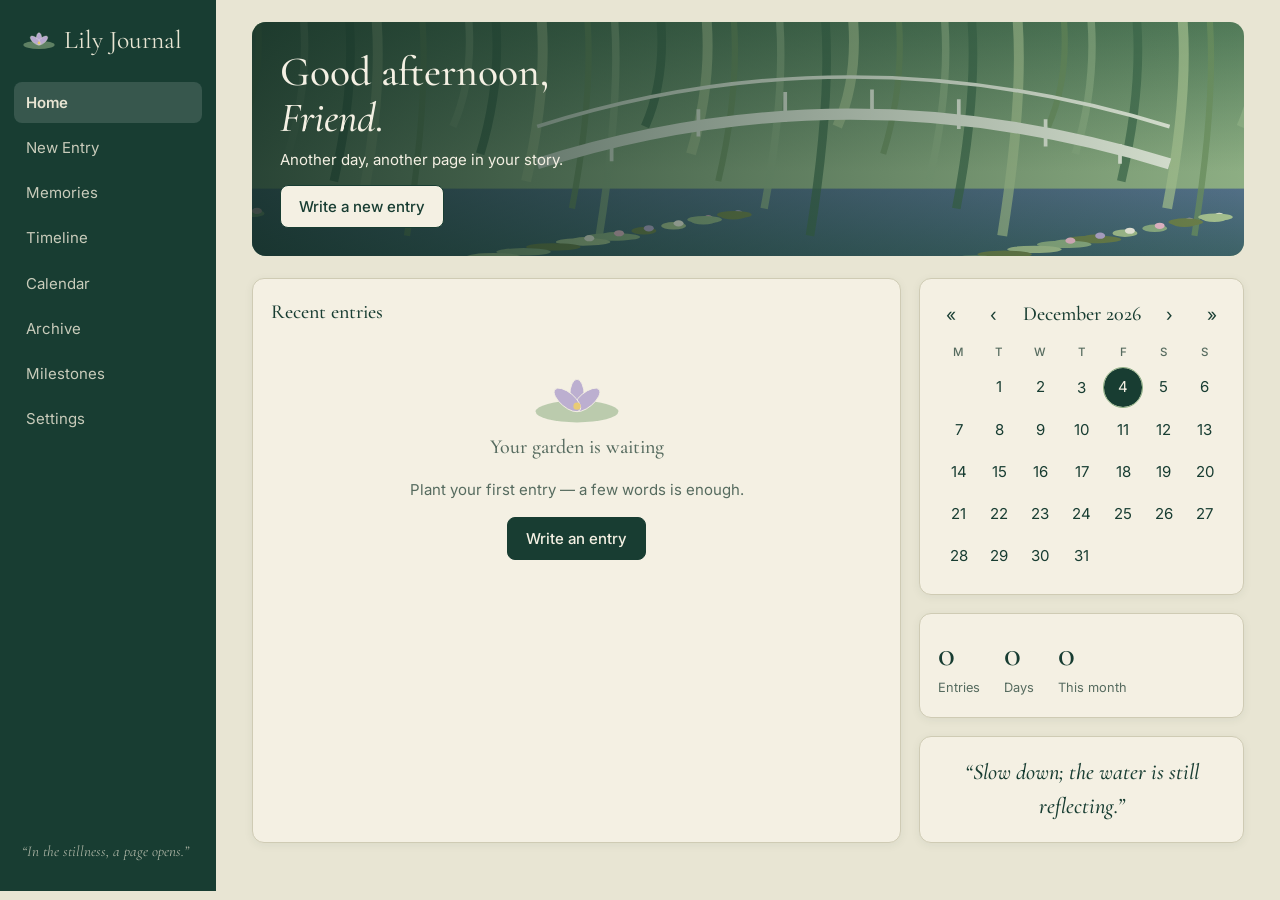
<file: index.html>
<!doctype html>
<html lang="en">
  <head>
    <meta charset="utf-8" />
    <meta
      name="viewport"
      content="width=device-width, initial-scale=1, viewport-fit=cover"
    />
    <title>Lily Journal</title>
    <link rel="preconnect" href="https://fonts.googleapis.com" />
    <link
      href="https://fonts.googleapis.com/css2?family=Cormorant+Garamond:ital,wght@0,500;0,600;1,500&family=Inter:wght@400;500;600&display=swap"
      rel="stylesheet"
    />
    <link rel="stylesheet" href="styles.css" />
    <link rel="icon" href="favicon.svg" type="image/svg+xml" />
    <meta
      name="description"
      content="Lily Journal: a private, local-first personal journal."
    />
  </head>
  <body>
    <div id="app">
      <nav id="nav" aria-label="Main"></nav>
      <main id="main" tabindex="-1"></main>
    </div>
    <dialog id="dlg"></dialog>
    <div id="toast" role="status" aria-live="polite"></div>
    <script src="app.js"></script>
  </body>
</html>
</file>
<file: styles.css>
:root {
  --bg: #e8e5d3;
  --card: #f4f0e3;
  --ink: #183d32;
  --mute: #566b5f;
  --line: #cfcbb4;
  --acc: #183d32;
  --accink: #f4f0e3;
  --bot: #8dae83;
  --water: #526f86;
  --lav: #b7a9cf;
  --side: #183d32;
  color-scheme: light;
  box-sizing: border-box;
  padding-top: env(safe-area-inset-top, 0px);
  padding-bottom: env(safe-area-inset-bottom, 0px);
}
:root[data-theme="dark"] {
  --bg: #0f241e;
  --card: #173229;
  --ink: #e8e5d3;
  --mute: #9fb5a0;
  --line: #2c4a3e;
  --acc: #8dae83;
  --accink: #0f241e;
  --side: #0a1a15;
  color-scheme: dark;
}
html {
  scroll-padding-top: env(safe-area-inset-top, 0px);
}
* {
  box-sizing: border-box;
}
body {
  margin: 0;
  background: var(--bg);
  color: var(--ink);
  font:
    15px/1.55 Inter,
    system-ui,
    sans-serif;
}
h1,
h2,
h3,
.serif {
  font-family: "Cormorant Garamond", Georgia, serif;
  font-weight: 500;
  margin: 0;
}
h1 {
  font-size: 2.6rem;
  line-height: 1.1;
}
h2 {
  font-size: 1.7rem;
}
h3 {
  font-size: 1.25rem;
}
button,
input,
select,
textarea {
  font: inherit;
  color: inherit;
}
:focus-visible {
  outline: 2px solid var(--water);
  outline-offset: 2px;
}
:root[data-theme="dark"] :focus-visible {
  outline-color: var(--lav);
}
#app {
  display: flex;
}
nav {
  width: 216px;
  background: var(--side);
  color: #e8e5d3;
  padding: 20px 14px;
  display: flex;
  flex-direction: column;
  gap: 4px;
  flex-shrink: 0;
}
nav .logo {
  font-family: "Cormorant Garamond", serif;
  font-size: 1.6rem;
  display: flex;
  align-items: center;
  gap: 8px;
  padding: 0 8px 18px;
}
nav button {
  background: none;
  border: 0;
  color: inherit;
  text-align: left;
  padding: 9px 12px;
  border-radius: 8px;
  cursor: pointer;
  opacity: 0.85;
}
nav button:hover {
  background: #ffffff14;
}
nav button[aria-current="page"] {
  background: #ffffff22;
  opacity: 1;
  font-weight: 600;
}
nav .q {
  margin-top: auto;
  font-family: "Cormorant Garamond", serif;
  font-style: italic;
  opacity: 0.7;
  padding: 8px;
}
main {
  flex: 1;
  min-width: 0;
  padding: 22px clamp(16px, 3vw, 36px) 48px;
  max-width: 1180px;
  margin: 0 auto;
}
.hero {
  position: relative;
  border-radius: 14px;
  overflow: hidden;
  min-height: 230px;
  color: #f4f0e3;
  display: flex;
  align-items: flex-end;
  margin-bottom: 22px;
}
.hero svg {
  position: absolute;
  inset: 0;
  width: 100%;
  height: 100%;
}
.hero .t {
  position: relative;
  padding: 28px;
  background: linear-gradient(90deg, #102a22cc, transparent);
  width: 100%;
}
.btn {
  background: var(--acc);
  color: var(--accink);
  border: 1px solid var(--acc);
  padding: 9px 18px;
  border-radius: 8px;
  cursor: pointer;
  font-weight: 500;
}
.btn.ghost {
  background: transparent;
  color: var(--ink);
  border-color: var(--line);
}
.btn.danger {
  background: #8a3b2f;
  border-color: #8a3b2f;
  color: #fff;
}
.hero .btn {
  background: #f4f0e3;
  color: #183d32;
  margin-top: 14px;
}
.card {
  background: var(--card);
  border: 1px solid var(--line);
  border-radius: 12px;
  padding: 18px;
  box-shadow: 0 2px 10px #183d3210;
}
.grid {
  display: grid;
  gap: 18px;
}
.g3 {
  grid-template-columns: repeat(auto-fill, minmax(250px, 1fr));
}
.g2 {
  grid-template-columns: 2fr 1fr;
}
.ecard {
  cursor: pointer;
  text-align: left;
  padding: 0;
  overflow: hidden;
  display: block;
  width: 100%;
}
.ecard .im {
  height: 130px;
  background: linear-gradient(135deg, var(--bot), var(--water));
  background-size: cover;
  background-position: center;
}
.ecard .b {
  padding: 14px;
}
.meta {
  font-size: 0.8rem;
  color: var(--mute);
}
.tag {
  display: inline-block;
  font-size: 0.75rem;
  border: 1px solid var(--line);
  border-radius: 99px;
  padding: 1px 9px;
  margin: 4px 4px 0 0;
  color: var(--mute);
}
.badge {
  background: var(--lav);
  color: #183d32;
  font-size: 0.7rem;
  padding: 1px 8px;
  border-radius: 99px;
  font-weight: 600;
}
.stats {
  display: flex;
  gap: 24px;
}
.stats b {
  display: block;
  font:
    500 2.2rem "Cormorant Garamond",
    serif;
}
.cal {
  width: 100%;
  border-collapse: collapse;
  text-align: center;
}
.cal th {
  font-size: 0.72rem;
  color: var(--mute);
  font-weight: 500;
  padding: 4px;
}
.cal button {
  width: 100%;
  aspect-ratio: 1;
  max-height: 48px;
  border: 0;
  background: none;
  border-radius: 50%;
  cursor: pointer;
  position: relative;
}
.cal button:hover {
  background: var(--line);
}
.cal .dot::after {
  content: "";
  position: absolute;
  left: 50%;
  bottom: 4px;
  width: 5px;
  height: 5px;
  margin-left: -2.5px;
  border-radius: 50%;
  background: var(--water);
}
.cal .sel {
  background: var(--acc);
  color: var(--accink);
}
.cal .sel.dot::after {
  background: var(--accink);
}
.cal .today {
  outline: 1px solid var(--bot);
}
.calhd {
  display: flex;
  justify-content: space-between;
  align-items: center;
  margin-bottom: 8px;
}
.calhd button {
  background: none;
  border: 0;
  cursor: pointer;
  font-size: 1.1rem;
  padding: 4px 8px;
}
.bar {
  display: flex;
  gap: 10px;
  flex-wrap: wrap;
  margin: 14px 0;
}
input,
select,
textarea {
  background: var(--card);
  border: 1px solid var(--line);
  border-radius: 8px;
  padding: 8px 10px;
  max-width: 100%;
}
.bar input[type="search"] {
  flex: 1;
  min-width: 180px;
}
label {
  display: block;
  font-size: 0.8rem;
  color: var(--mute);
  margin-bottom: 3px;
}
.paper {
  background: var(--card);
  border: 1px solid var(--line);
  border-radius: 6px;
  padding: clamp(18px, 4vw, 44px);
  box-shadow: 0 6px 24px #183d3218;
  max-width: 820px;
  margin: 0 auto;
}
.paper .ti {
  width: 100%;
  border: 0;
  background: none;
  font:
    500 2.2rem "Cormorant Garamond",
    serif;
  padding: 0;
  border-bottom: 1px solid var(--line);
  margin-bottom: 12px;
}
.paper textarea.bd {
  width: 100%;
  min-height: 340px;
  border: 0;
  background: repeating-linear-gradient(
    transparent 0 31px,
    var(--line) 31px 32px
  );
  font:
    1.15rem/32px "Cormorant Garamond",
    Georgia,
    serif;
  resize: vertical;
  padding: 0;
}
.fields {
  display: grid;
  grid-template-columns: repeat(auto-fit, minmax(170px, 1fr));
  gap: 12px;
  margin: 16px 0;
}
.fields input,
.fields select {
  width: 100%;
}
.thumbs {
  display: flex;
  gap: 8px;
  flex-wrap: wrap;
  margin: 10px 0;
}
.thumbs div {
  position: relative;
}
.thumbs img {
  height: 84px;
  border-radius: 6px;
  display: block;
}
.thumbs button {
  position: absolute;
  top: 2px;
  right: 2px;
  border: 0;
  border-radius: 50%;
  width: 22px;
  height: 22px;
  cursor: pointer;
  background: #000a;
  color: #fff;
}
.gal {
  columns: 3 220px;
  column-gap: 14px;
}
.gal button {
  display: block;
  width: 100%;
  border: 0;
  padding: 0;
  margin: 0 0 14px;
  cursor: pointer;
  border-radius: 8px;
  overflow: hidden;
  background: none;
}
.gal img {
  width: 100%;
  display: block;
}
.tl {
  border-left: 2px solid var(--bot);
  margin-left: 8px;
  padding-left: 22px;
}
.tl .it {
  position: relative;
  margin-bottom: 16px;
}
.tl .it::before {
  content: "";
  position: absolute;
  left: -30px;
  top: 20px;
  width: 12px;
  height: 12px;
  border-radius: 50%;
  background: var(--bg);
  border: 2px solid var(--water);
}
.tl .ms::before {
  background: var(--lav);
  border-color: var(--lav);
  transform: rotate(45deg);
  border-radius: 2px;
}
.tl h3.mo {
  margin: 22px 0 10px;
  color: var(--mute);
}
dialog {
  border: 1px solid var(--line);
  border-radius: 12px;
  background: var(--card);
  color: var(--ink);
  max-width: min(720px, 94vw);
  width: 100%;
  max-height: 90vh;
  padding: 22px;
}
dialog::backdrop {
  background: #0a1a1599;
}
dialog img.big {
  max-width: 100%;
  border-radius: 8px;
  margin: 6px 0;
}
.empty {
  text-align: center;
  padding: 44px 16px;
  color: var(--mute);
}
.empty svg {
  width: 90px;
  opacity: 0.9;
}
#toast {
  position: fixed;
  left: 50%;
  bottom: calc(20px + env(safe-area-inset-bottom, 0px));
  transform: translateX(-50%);
  background: var(--acc);
  color: var(--accink);
  padding: 10px 18px;
  border-radius: 8px;
  z-index: 99;
  opacity: 0;
  transition: opacity 0.3s;
  pointer-events: none;
}
#toast.on {
  opacity: 1;
}
main > * {
  animation: f 0.35s ease;
}
@keyframes f {
  from {
    opacity: 0;
    transform: translateY(5px);
  }
}
@media (prefers-reduced-motion: reduce) {
  * {
    animation: none !important;
    transition: none !important;
  }
}
@media (max-width: 860px) {
  #app {
    flex-direction: column;
  }
  nav {
    width: 100%;
    position: sticky;
    top: 0;
    z-index: 20;
    flex: none;
    flex-direction: row;
    align-items: center;
    overflow-x: auto;
    padding: 6px;
  }
  nav .logo,
  nav .q {
    display: none;
  }
  nav button {
    white-space: nowrap;
    padding: 10px;
  }
  main {
    padding-bottom: 40px;
    width: 100%;
  }
  .g2 {
    grid-template-columns: 1fr;
  }
  h1 {
    font-size: 2rem;
  }
}
</file>
